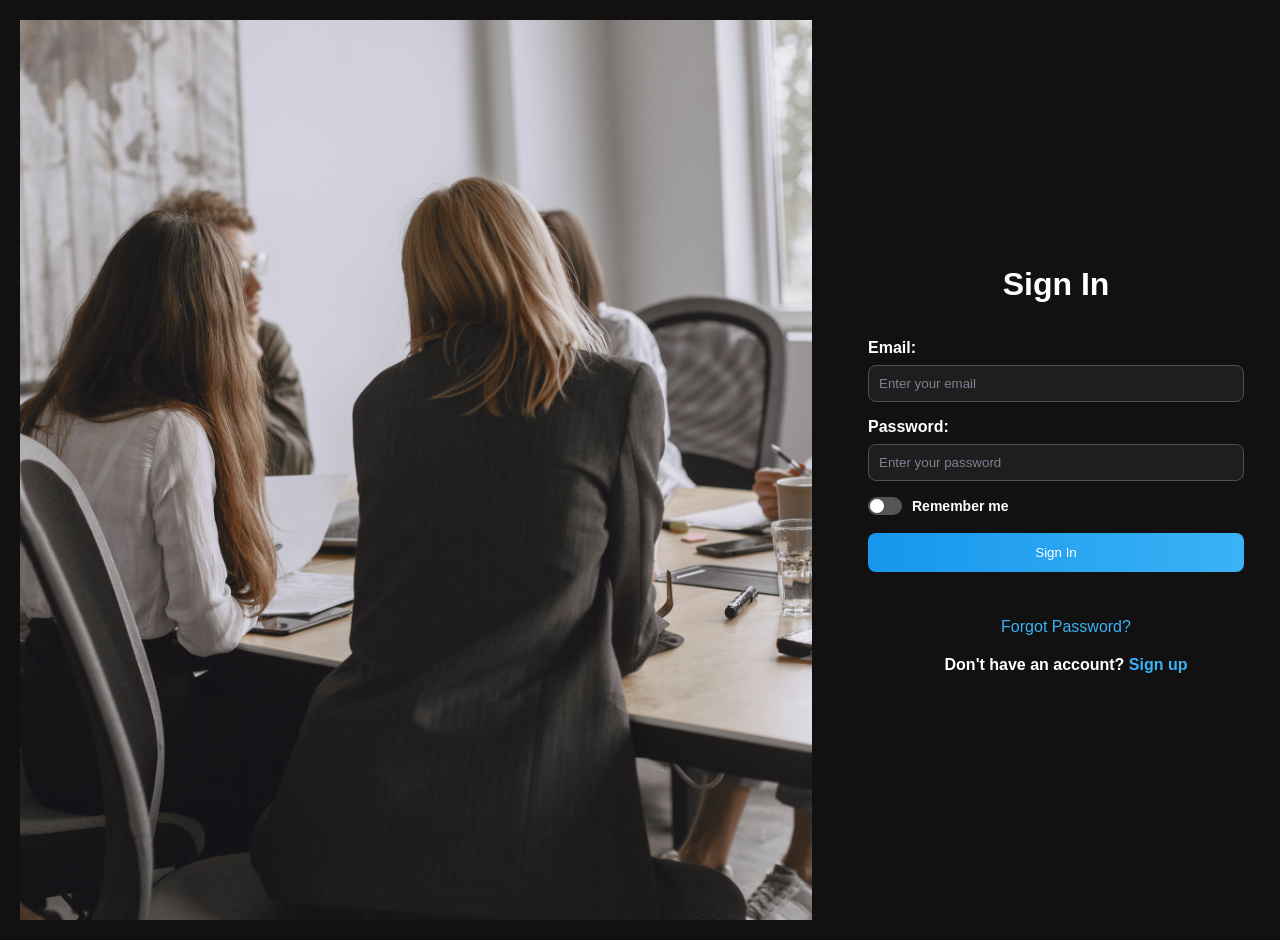
<file: signin.html>
<!DOCTYPE html>
<html lang="en">
    <head>
        <meta charset="UTF-8">
        <meta name="viewport" content="width=device-width, initial-scale=1.0">
        <title>professional portfolio/sign in</title>
        <link rel="stylesheet" href="assets/style/signinstyle.css">
    </head>
    <body>

    <!-- =========================
         MOBILE HEADER
    ========================== -->
    <header class="mobile-header">

        <div class="menu-icon">☰</div>

        <h2>DataSync Pro</h2>

        <div class="header-icon">•••</div>

    </header>


    <!-- =========================
         MAIN CONTAINER
    ========================== -->
    <div class="container">

        <!-- LEFT IMAGE -->
        <div class="left">

            <img
                src="assets/images/recent_referrals.jpg"
                alt="Working environment"
            >

        </div>


        <!-- RIGHT SIDE -->
        <div class="right">

            <h1>Sign In</h1>

            <!-- SIGN IN FORM -->
            <form
                class="signin-form"
                action="index.html"
                method="get"
            >

                <label for="email">
                    Email:
                </label>

                <input
                    type="email"
                    id="email"
                    name="email"
                    placeholder="Enter your email"
                    required
                >


                <label for="password">
                    Password:
                </label>

                <input
                    type="password"
                    id="password"
                    name="password"
                    placeholder="Enter your password"
                    required
                >


                <!-- REMEMBER ME -->
                <label class="remember-me">

                    <input type="checkbox">

                    <span class="switch"></span>

                    <span>Remember me</span>

                </label>


                <!-- SIGN IN BUTTON -->
                <button type="submit">
                    Sign In
                </button>

            </form>


            <!-- LINKS -->
            <div class="link-container">

                <a href="#" class="password">
                    Forgot Password?
                </a>

                <h4>
                    Don't have an account?
                    <a href="signup.html">
                        Sign up
                    </a>
                </h4>

            </div>

        </div>

    </div>

</body>
</file>
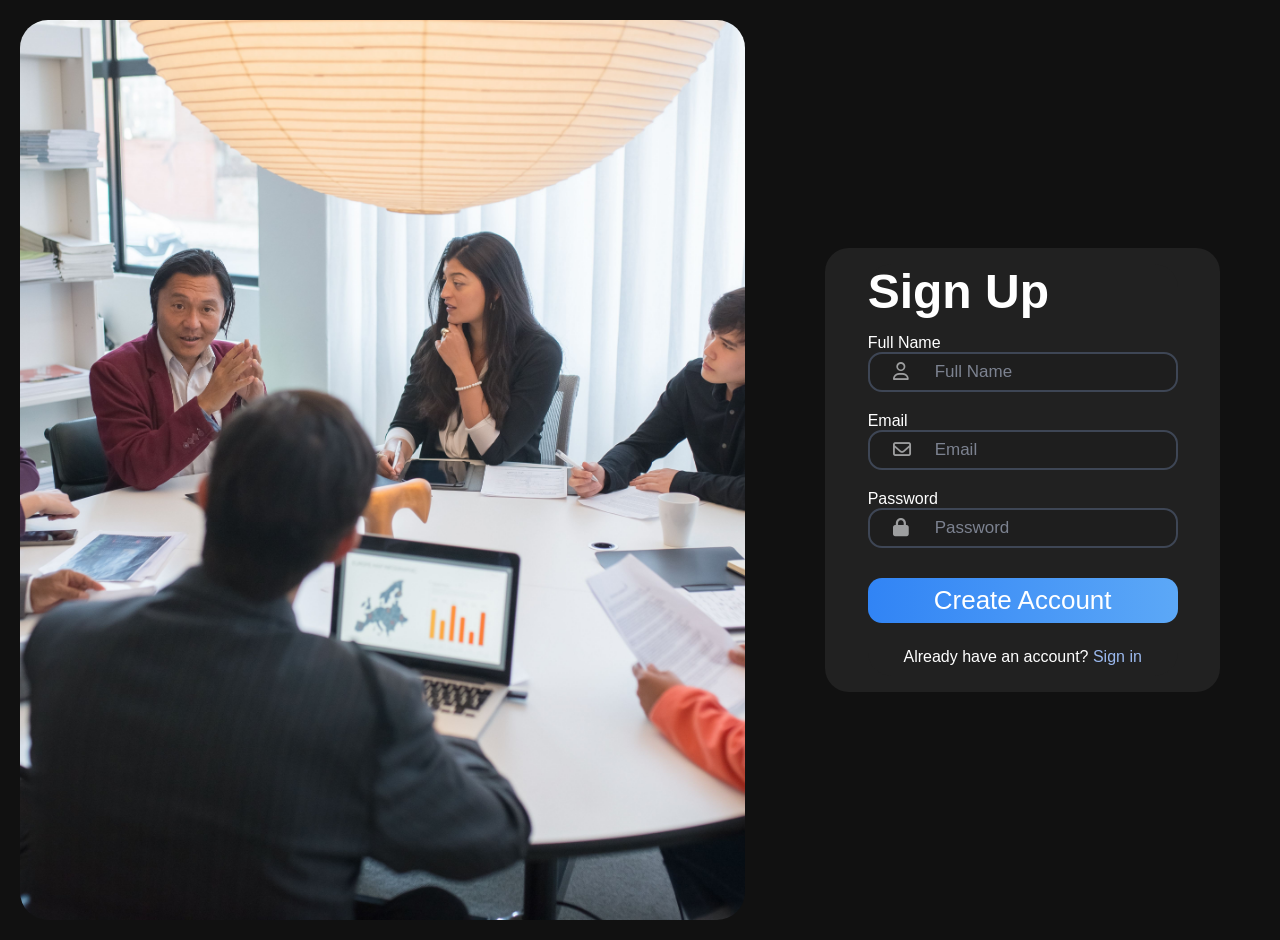
<file: signup.html>
<!DOCTYPE html>
<html lang="en">
    <head>
        <meta charset="UTF-8">
        <meta name="viewport" content="width=device-width, initial-scale=1.0">
        <title>professional portfolio/sign up</title>
        <link rel="stylesheet" href="assets/style/signupstyle.css">
        <link
    rel="stylesheet"
    href="https://cdnjs.cloudflare.com/ajax/libs/font-awesome/6.5.2/css/all.min.css"
>
    </head>
    <body>
        <div class="container">

        <!-- LEFT IMAGE -->
            <div class="left">
                <img src="assets/images/global_performance_summary.jpg"  alt="working enviroment">
            </div>
            <div class="right">
                <form class="signup-form" action="index.html" method="get">
                    <h1>Sign Up</h1>
                    <div class="input-group"> Full Name
                        <i class="fa-regular fa-user"></i>
                        <input type="text" placeholder="Full Name">
                    </div>

                    <div class="input-group"> Email
                        <i class="fa-regular fa-envelope"></i>
                        <input type="email" placeholder="Email">
                    </div>

                    <div class="input-group"> Password
                        <i class="fa-solid fa-lock"></i>
                        <input type="password" placeholder="Password">
                        
                    </div>
                    <button type="submit">Create Account</button>
                    <h4>Already have an account? <a href="signin.html">Sign in</a></h4>
                </form>
            </div>
        </div>
    </body>
</html>
</file>
<file: assets/style/signinstyle.css>
/* =========================
   RESET
========================= */

* {
    margin: 0;
    padding: 0;
    box-sizing: border-box;
}

body {
    font-family: Arial, sans-serif;
    background-color: #111111;
    color: #ffffff;
    overflow-x: hidden;
}

/* =========================
   MAIN CONTAINER
========================= */

.container {
    display: flex;
    justify-content: center;
    align-items: center;
    min-height: 100vh;
    width: 100%;
}

/* =========================
   LEFT SIDE
========================= */

.left {
    width: 65%;
    padding: 20px;
    display: flex;
    justify-content: center;
    align-items: center;
}

.left img {
    width: 100%;
    height: 100vh;
    object-fit: cover;
    display: block;
}

/* =========================
   RIGHT SIDE
========================= */

.right {
    width: 35%;
    padding: 20px;
}

/* =========================
   SIGN IN FORM
========================= */

.signin-form {
    display: flex;
    flex-direction: column;
    width: 100%;
    margin: 20px auto;
    padding: 16px;
    background-color: #111111;
}

/* =========================
   LABEL
========================= */

.signin-form label {
    margin-bottom: 8px;
    font-weight: bold;
}

/* =========================
   INPUT
========================= */

.signin-form input {
    width: 100%;
    margin-bottom: 16px;
    padding: 10px;
    background-color: #1e1e1e;
    border: 1px solid #515050;
    border-radius: 8px;
    color: #ffffff;
}

.signin-form input::placeholder {
    color: #7c8290;
}

/* =========================
   BUTTON
========================= */

.signin-form button {
    width: 100%;
    padding: 12px;
    margin: 10px 0;

    background: linear-gradient(
        270deg,
        #3bb2f6,
        #1696ec
    );

    color: #ffffff;
    border: none;
    border-radius: 8px;
    cursor: pointer;
}

/* =========================
   HEADINGS
========================= */

h1 {
    text-align: center;
    margin-top: 20px;
    margin-bottom: 5px;
}

h4 {
    text-align: center;
    margin: 10px;
}

/* =========================
   LINKS
========================= */

.link-container {
    width: 100%;
    display: flex;
    flex-direction: column;
    justify-content: center;
    align-items: center;
    gap: 10px;
    margin: 10px;
    text-align: center;
}

a {
    color: #3bb2f6;
    text-decoration: none;
}

/* =========================
   MOBILE HEADER
========================= */

.mobile-header {
    display: none;
}

/* =========================
   REMEMBER ME
========================= */

.remember-me {
    display: flex;
    align-items: center;
    gap: 10px;
    color: #ffffff;
    font-size: 14px;
    cursor: pointer;
}

.remember-me input {
    display: none;
}

/* =========================
   SWITCH
========================= */

.switch {
    width: 34px;
    height: 18px;
    background: #555555;
    border-radius: 20px;
    position: relative;
    transition: 0.3s;
}

.switch::before {
    content: "";

    width: 14px;
    height: 14px;

    background: #ffffff;

    border-radius: 50%;

    position: absolute;

    top: 2px;
    left: 2px;

    transition: 0.3s;
}

/* Switch ON */

.remember-me input:checked + .switch {
    background: #2196f3;
}

.remember-me input:checked + .switch::before {
    transform: translateX(16px);
}


/* =========================================================
   TABLET / MOBILE
   768px AND BELOW
========================================================= */

@media screen and (max-width: 768px) {

    body {
        background-color: #10131b;
        overflow-x: hidden;
    }

    /* =========================
       MOBILE HEADER
    ========================= */

    .mobile-header {
        display: flex;
        align-items: center;
        justify-content: space-between;

        width: 100%;
        height: 115px;

        padding: 0 30px;

        background-color: #1c1f27;
    }

    .mobile-header h2 {
        margin: 0;
        font-size: 44px;
        color: #a9c4ff;
    }

    .menu-icon {
        font-size: 38px;
        color: #a9c4ff;
    }

    .header-icon {
        font-size: 38px;
        color: #c5c9d5;
    }

    /* =========================
       CONTAINER
    ========================= */

    .container {
        display: flex;
        flex-direction: column;

        width: 100%;
        min-height: 100vh;

        align-items: center;
    }

    /* =========================
       IMAGE
    ========================= */

    .left {
        width: 100%;
        padding: 0;
        display: block;
    }

    .left img {
        width: 100%;
        height: 350px;

        object-fit: cover;
        display: block;

        filter: brightness(35%);
    }

    /* =========================
       RIGHT SIDE
    ========================= */

    .right {
        width: 100%;
        padding: 0 29px;

        margin-top: -1px;

        position: relative;
        z-index: 2;
    }

    /* =========================
       SIGN IN FORM
    ========================= */

    .signin-form {
        width: 100%;
        max-width: 650px;

        margin: 0 auto;
        padding: 30px;

        background-color: #1e1e1e;

        border-radius: 28px;
    }

    /* =========================
       TITLE
    ========================= */

    h1 {
        text-align: left;

        font-size: 48px;

        margin: 0 0 55px 0;
        padding: 0;
    }

    h4 {
        text-align: left;
    }

    /* =========================
       LABEL
    ========================= */

    .signin-form label {
        font-size: 25px;
        font-weight: normal;

        margin-bottom: 12px;
    }

    /* =========================
       INPUT
    ========================= */

    .signin-form input {
        width: 100%;

        height: 76px;

        padding: 15px 22px;

        margin-bottom: 35px;

        background-color: #111111;

        border: 2px solid #3e4655;
        border-radius: 14px;

        color: #ffffff;

        font-size: 24px;
    }

    .signin-form input::placeholder {
        color: #7c8290;
    }

    /* =========================
       REMEMBER ME
    ========================= */

    .remember-me {
        display: flex;
        align-items: center;

        gap: 15px;

        margin: 5px 0 45px 0;

        font-size: 23px;
    }

    /* =========================
       LARGE SWITCH
    ========================= */

    .switch {
        width: 72px;
        height: 44px;

        border-radius: 30px;
    }

    .switch::before {
        width: 32px;
        height: 32px;

        top: 6px;
        left: 6px;
    }

    .remember-me input:checked + .switch::before {
        transform: translateX(28px);
    }

    /* =========================
       SIGN IN BUTTON
    ========================= */

    .signin-form button {
        width: 100%;

        height: 90px;

        margin: 0 0 45px 0;

        border-radius: 14px;

        background: linear-gradient(
            90deg,
            #3184f5,
            #5ca8f7
        );

        font-size: 30px;
    }

    /* =========================
       LINKS
    ========================= */

    .link-container {
        width: 100%;

        margin: 0;

        gap: 35px;

        font-size: 22px;
    }

    a {
        color: #9bb9ee;
    }
}


/* =========================================================
   SMALL MOBILE
   400px AND BELOW
========================================================= */

@media screen and (max-width: 400px) {

    /* =========================
       MOBILE HEADER
    ========================= */

    .mobile-header {
        width: 100%;
        height: 100px;

        display: flex;

        padding: 0 20px;
    }

    .mobile-header h2 {
        font-size: 32px;
    }

    .menu-icon {
        font-size: 30px;
    }

    .header-icon {
        font-size: 30px;
    }

    /* =========================
       IMAGE
    ========================= */

    .left img {
        height: 300px;
    }

    /* =========================
       RIGHT
    ========================= */

    .right {
        width: 100%;
        padding: 0 20px;
    }

    /* =========================
       FORM
    ========================= */

    .signin-form {
        width: 100%;

        padding: 25px;

        border-radius: 24px;
    }

    /* =========================
       TITLE
    ========================= */

    h1 {
        font-size: 42px;

        margin-bottom: 45px;
    }

    /* =========================
       LABEL
    ========================= */

    .signin-form label {
        font-size: 21px;
    }

    /* =========================
       INPUT
    ========================= */

    .signin-form input {
        height: 65px;

        font-size: 20px;

        padding: 12px 18px;
    }

    /* =========================
       REMEMBER ME
    ========================= */

    .remember-me {
        font-size: 19px;
    }

    /* =========================
       SWITCH
    ========================= */

    .switch {
        width: 62px;
        height: 38px;
    }

    .switch::before {
        width: 28px;
        height: 28px;

        top: 5px;
        left: 5px;
    }

    .remember-me input:checked + .switch::before {
        transform: translateX(24px);
    }

    /* =========================
       BUTTON
    ========================= */

    .signin-form button {
        height: 75px;

        font-size: 26px;
    }

    /* =========================
       LINKS
    ========================= */

    .link-container {
        font-size: 18px;

        gap: 28px;
    }
}
</file>
<file: assets/style/signupstyle.css>
/* =========================
   RESET
========================= */

* {
    margin: 0;
    padding: 0;
    box-sizing: border-box;
}

body {
    font-family: Arial, sans-serif;
    background-color: #111111;
    color: #ffffff;
    overflow-x: hidden;
}

/* =========================
   MAIN CONTAINER
========================= */

.container {
    display: flex;
    justify-content: center;
    align-items: center;

    min-height: 100vh;
    width: 100%;
}

/* =========================
   LEFT SIDE
========================= */

.left {
    flex: 2;
    width: 65%;
    padding: 20px;

    display: flex;
    justify-content: center;
    align-items: center;
}

.left img {
    width: 100%;
    height: 100vh;

    object-fit: cover;
    display: block;

    border-radius: 28px;
}

/* =========================
   RIGHT SIDE
========================= */

.right {
    flex-direction: column;
    flex: 1;
    width: 35%;
    margin: 60px;
    display:flex;
    justify-content: center;
    padding: 16px;
    align-items: center;
    background-color: #212121;

    border-radius: 24px;
}

/* =========================
   SIGN UP FORM
========================= */
.signup-form {
    width: 100%;
    max-width: 310px;
    max-height: 420px;
    padding: -5px;
    border-color: #1e1f2f;
    background-color: #212121;
    border-radius: 24px;
}

.signup-form h1 {
    margin: 0 0 15px;
    
}

/* =========================
   HEADINGS
========================= */

h1 {
    text-align: left;

    margin: 20px 0 40px;

    font-size: 48px;
}

h4 {
    text-align: center;

    margin: 10px;

    font-weight: normal;
}

/* =========================
   LABEL
========================= */

.signup-form label {
    display: block;

    margin-bottom: 8px;

    font-size: 18px;
    font-weight: normal;

    color: #d5d5df;
}

/* =========================
   INPUT GROUP
========================= */

.input-group {
    position: relative;

    width: 100%;

    margin-bottom: 20px;
}

/* =========================
   INPUT
========================= */

.input-group input {
    width: 100%;
    height: 40px;

    padding: 12px 60px 12px 65px;

    background-color: #1e1e1e;

    border: 2px solid #3e4655;
    border-radius: 14px;

    color: #f5f4f4;

    font-size: 17px;

    outline: none;
}

.input-group input::placeholder {
    color: #7c8290;
}

.input-group input:focus {
    border-color: #438bf5;
}

/* =========================
   LEFT INPUT ICON
========================= */

.input-group > i:first-child {
    position: absolute;

    left: 25px;
    top: 65%;

    transform: translateY(-50%);

    color: #9d9e9f;

    font-size: 18px;

    z-index: 2;

    pointer-events: none;
}

/* =========================
   PASSWORD ICON
========================= */

.input-group .password-icon {
    position: absolute;

    right: 25px;
    top: 65%;

    transform: translateY(-50%);

    color: #bdc4d5;

    font-size: 22px;

    cursor: pointer;

    z-index: 2;
}

/* =========================
   BUTTON
========================= */

.signup-form button {
    width: 100%;
    height: 45px;

    margin: 10px 0 15px;

    background: linear-gradient(
        90deg,
        #3184f5,
        #5ca8f7
    );

    color: #ffffff;

    border: none;
    border-radius: 14px;

    font-size: 26px;

    cursor: pointer;

    transition: 0.3s ease;
}

.signup-form button:hover {
    transform: translateY(-2px);

    background: linear-gradient(
        90deg,
        #2878e8,
        #4d9bf0
    );
}

/* =========================
   LINKS
========================= */

a {
    color: #9bb9ee;

    text-decoration: none;
}

a:hover {
    text-decoration: underline;
}


/* =========================================================
   TABLET / MOBILE
   768px AND BELOW
========================================================= */

@media screen and (max-width: 768px) {

    body {
        background-color: #10131b;
        overflow-x: hidden;
    }

    /* =========================
       MAIN CONTAINER
    ========================= */

    .container {
        flex-direction: column;

        width: 100%;
        min-height: 100vh;

        align-items: center;
    }

    /* =========================
       IMAGE
    ========================= */

    .left {
        width: 100%;

        padding: 28px 29px 0;

        display: block;
    }

    .left img {
        width: 100%;
        height: 407px;

        object-fit: cover;

        display: block;

        border-radius: 28px;
    }

    /* =========================
       RIGHT SIDE
    ========================= */

    .right {
        width: 100%;

        padding: 0 29px;

        margin-top: 0;

        position: relative;

        z-index: 2;
    }

    /* =========================
       SIGN UP FORM
    ========================= */

    .signup-form {
        width: 100%;
        max-width: 650px;

        margin: 57px auto 0;

        padding: 55px 58px 60px;

        background-color: #1e1e1e;

        border-radius: 28px;

        border-top: 7px solid #252f43;
    }

    /* =========================
       TITLE
    ========================= */

    h1 {
        text-align: left;

        font-size: 48px;

        margin: 0 0 55px;

        padding: 0;
    }

    /* =========================
       LABEL
    ========================= */

    .signup-form label {
        font-size: 25px;

        font-weight: normal;

        margin-bottom: 12px;
    }

    /* =========================
       INPUT
    ========================= */

    .input-group {
        margin-bottom: 35px;
    }

    .input-group input {
        width: 100%;
        height: 76px;

        padding: 15px 60px 15px 65px;

        background-color: #f8f5f5;

        border: 2px solid #3e4655;

        border-radius: 14px;

        color: #222222;

        font-size: 20px;
    }

    /* =========================
       LEFT ICON
    ========================= */

    .input-group > i:first-child {
        left: 25px;

        font-size: 18px;
    }

    /* =========================
       PASSWORD ICON
    ========================= */

    .input-group .password-icon {
        right: 25px;

        font-size: 25px;
    }

    /* =========================
       BUTTON
    ========================= */

    .signup-form button {
        width: 100%;

        height: 90px;

        margin: 0 0 45px;

        border-radius: 14px;

        background: linear-gradient(
            90deg,
            #3184f5,
            #5ca8f7
        );

        font-size: 30px;

        color: #ffffff;

        border: none;

        cursor: pointer;
    }

    /* =========================
       FOOTER TEXT
    ========================= */

    h4 {
        text-align: center;

        font-size: large;

        font-weight: normal;
    }

    a {
        color: #9bb9ee;
    }
}


/* =========================================================
   SMALL MOBILE
   500px AND BELOW
========================================================= */

@media screen and (max-width: 500px) {

    /* =========================
       CONTAINER
    ========================= */

    .container {
        flex-direction: column;
    }

    /* =========================
       IMAGE
    ========================= */

    .left {
        width: 100%;

        padding: 28px 20px 0;
    }

    .left img {
        width: 100%;

        height: 300px;

        border-radius: 24px;
    }

    /* =========================
       RIGHT SIDE
    ========================= */

    .right {
        width: 100%;

        padding: 0 20px;
    }

    /* =========================
       FORM
    ========================= */

    .signup-form {
        width: 100%;

        margin-top: 55px;

        padding: 35px 25px 40px;

        border-radius: 24px;
    }

    /* =========================
       TITLE
    ========================= */

    h1 {
        font-size: 42px;

        margin-bottom: 40px;
    }

    /* =========================
       LABEL
    ========================= */

    .signup-form label {
        font-size: 21px;

        margin-bottom: 12px;
    }

    /* =========================
       INPUT GROUP
    ========================= */

    .input-group {
        margin-bottom: 30px;
    }

    /* =========================
       INPUT
    ========================= */

    .input-group input {
        height: 65px;

        font-size: 20px;

        padding: 12px 50px 12px 55px;
    }

    /* =========================
       LEFT ICON
    ========================= */

    .input-group > i:first-child {
        left: 20px;

        font-size: 18px;
    }

    /* =========================
       PASSWORD ICON
    ========================= */

    .input-group .password-icon {
        right: 20px;

        font-size: 21px;
    }

    /* =========================
       BUTTON
    ========================= */

    .signup-form button {
        height: 75px;

        margin-bottom: 35px;

        font-size: 26px;
    }

    /* =========================
       FOOTER TEXT
    ========================= */

    h4 {
        font-size: 18px;

        text-align: center;
    }
}
</file>
